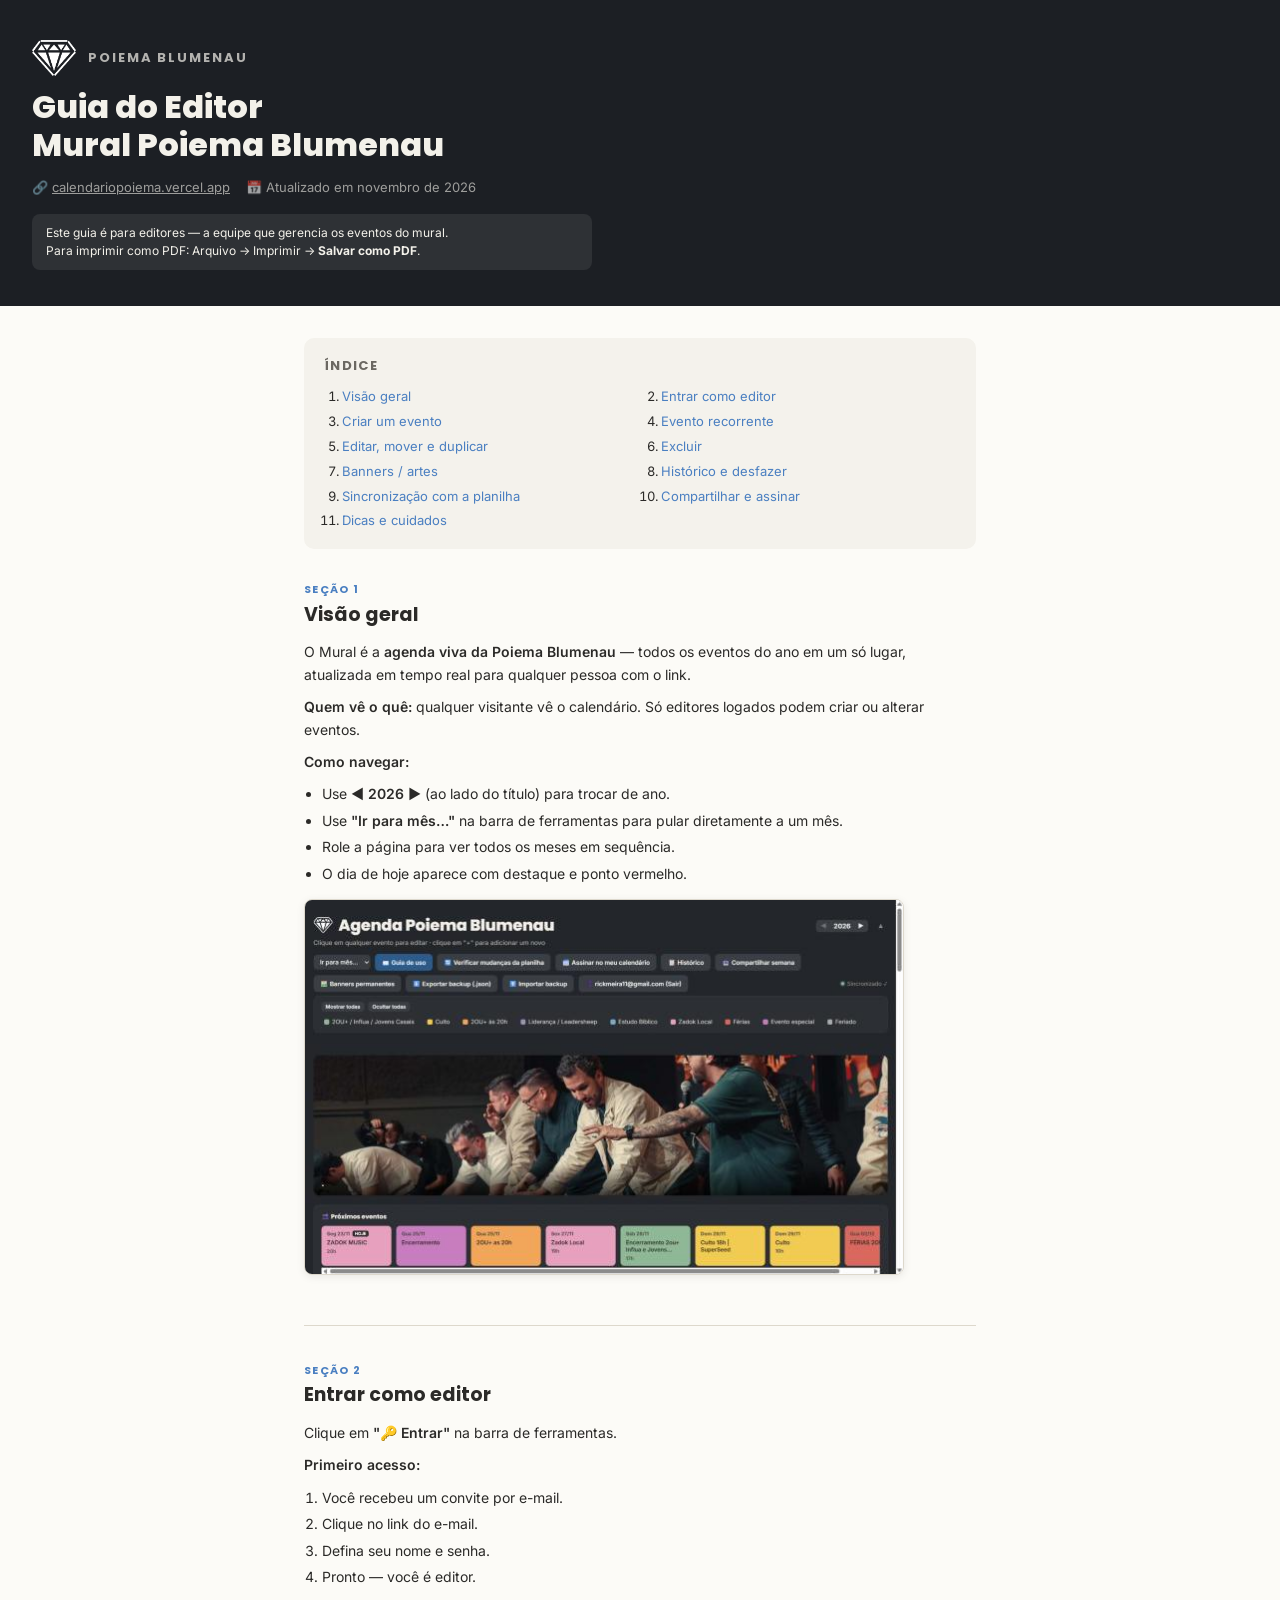
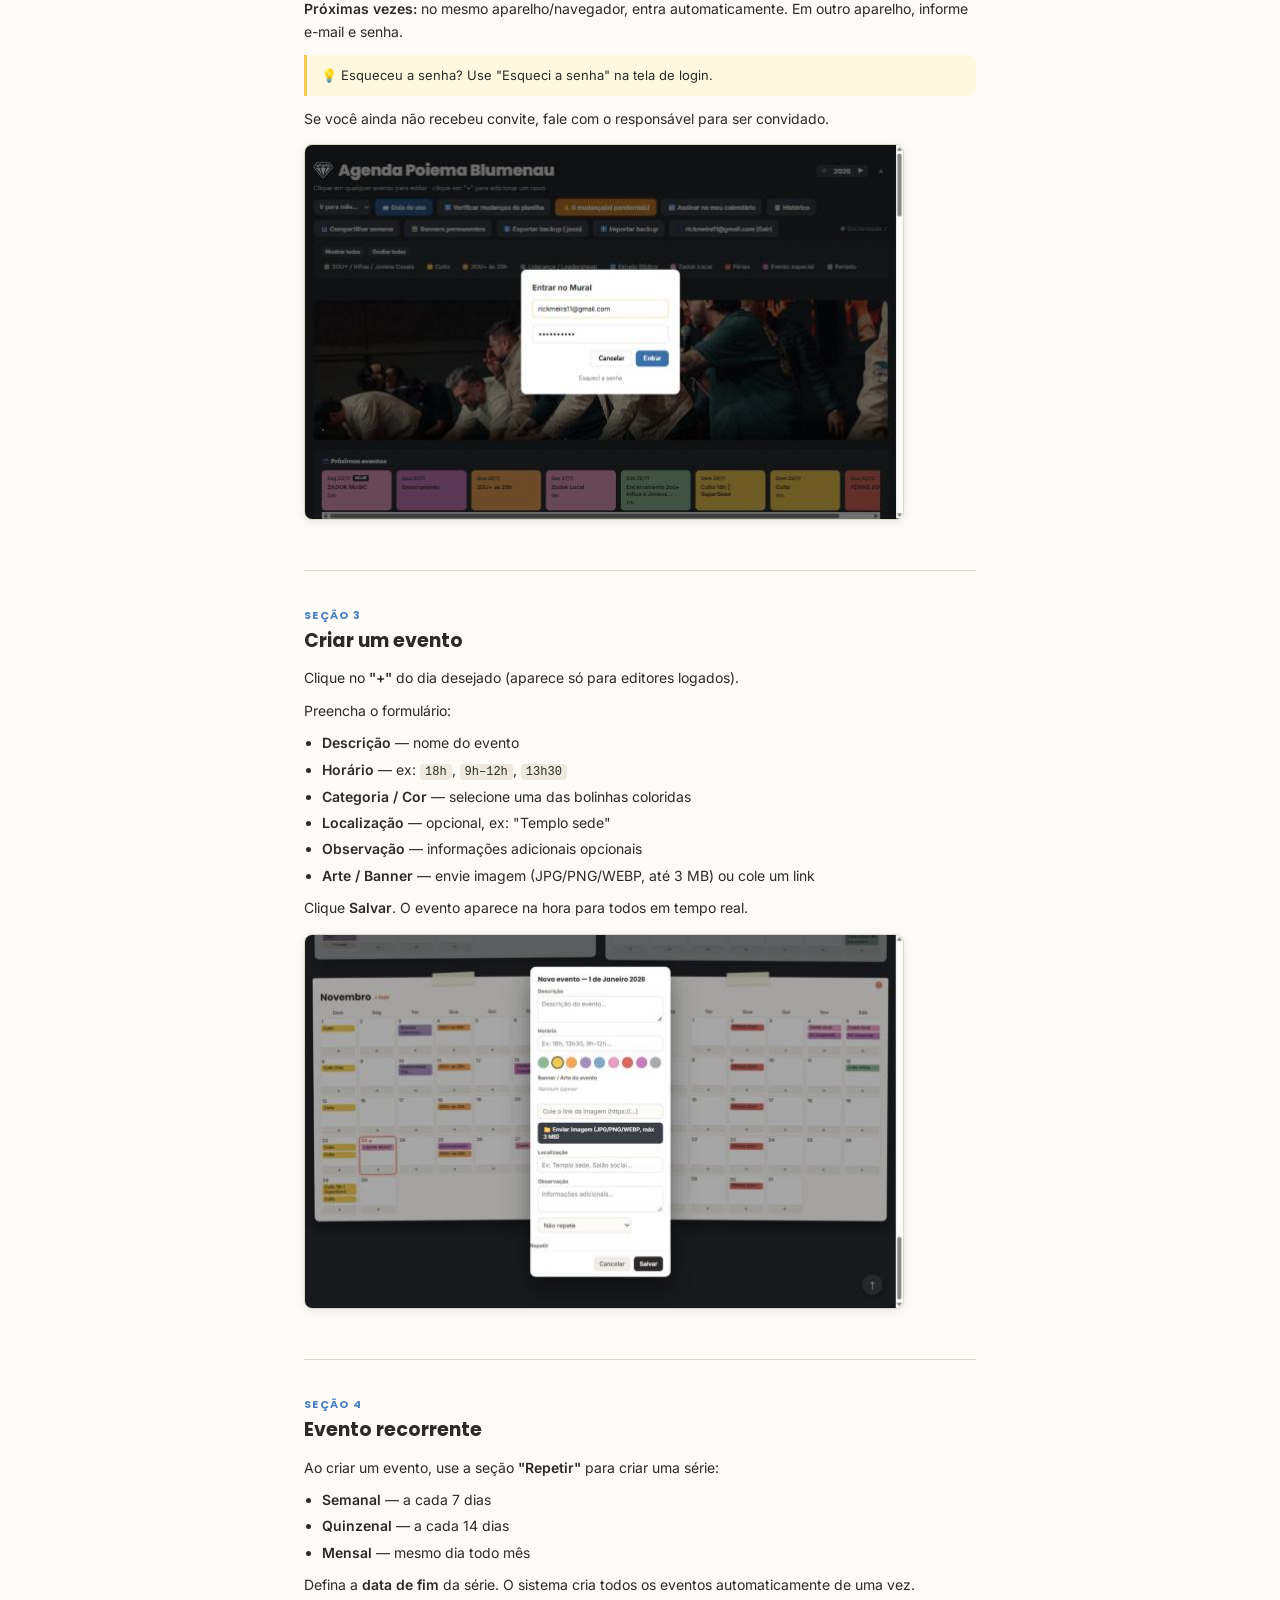
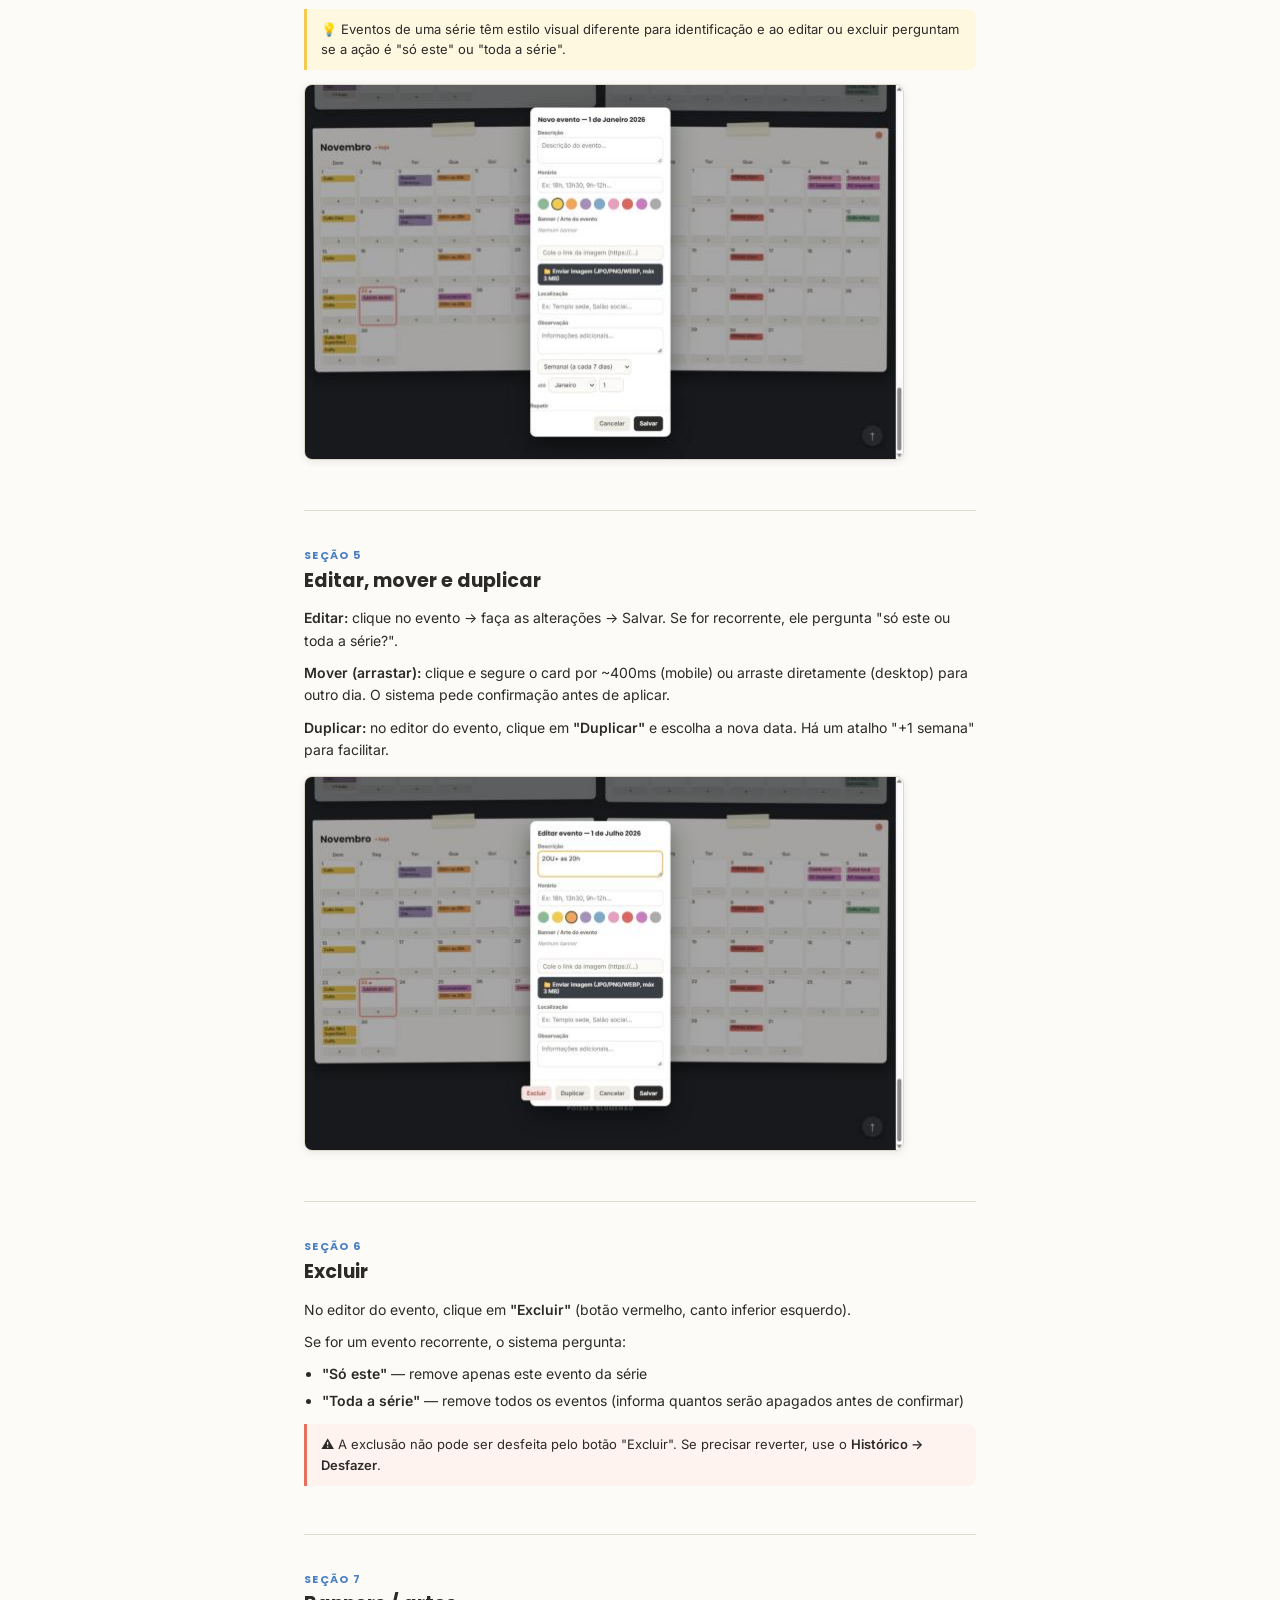
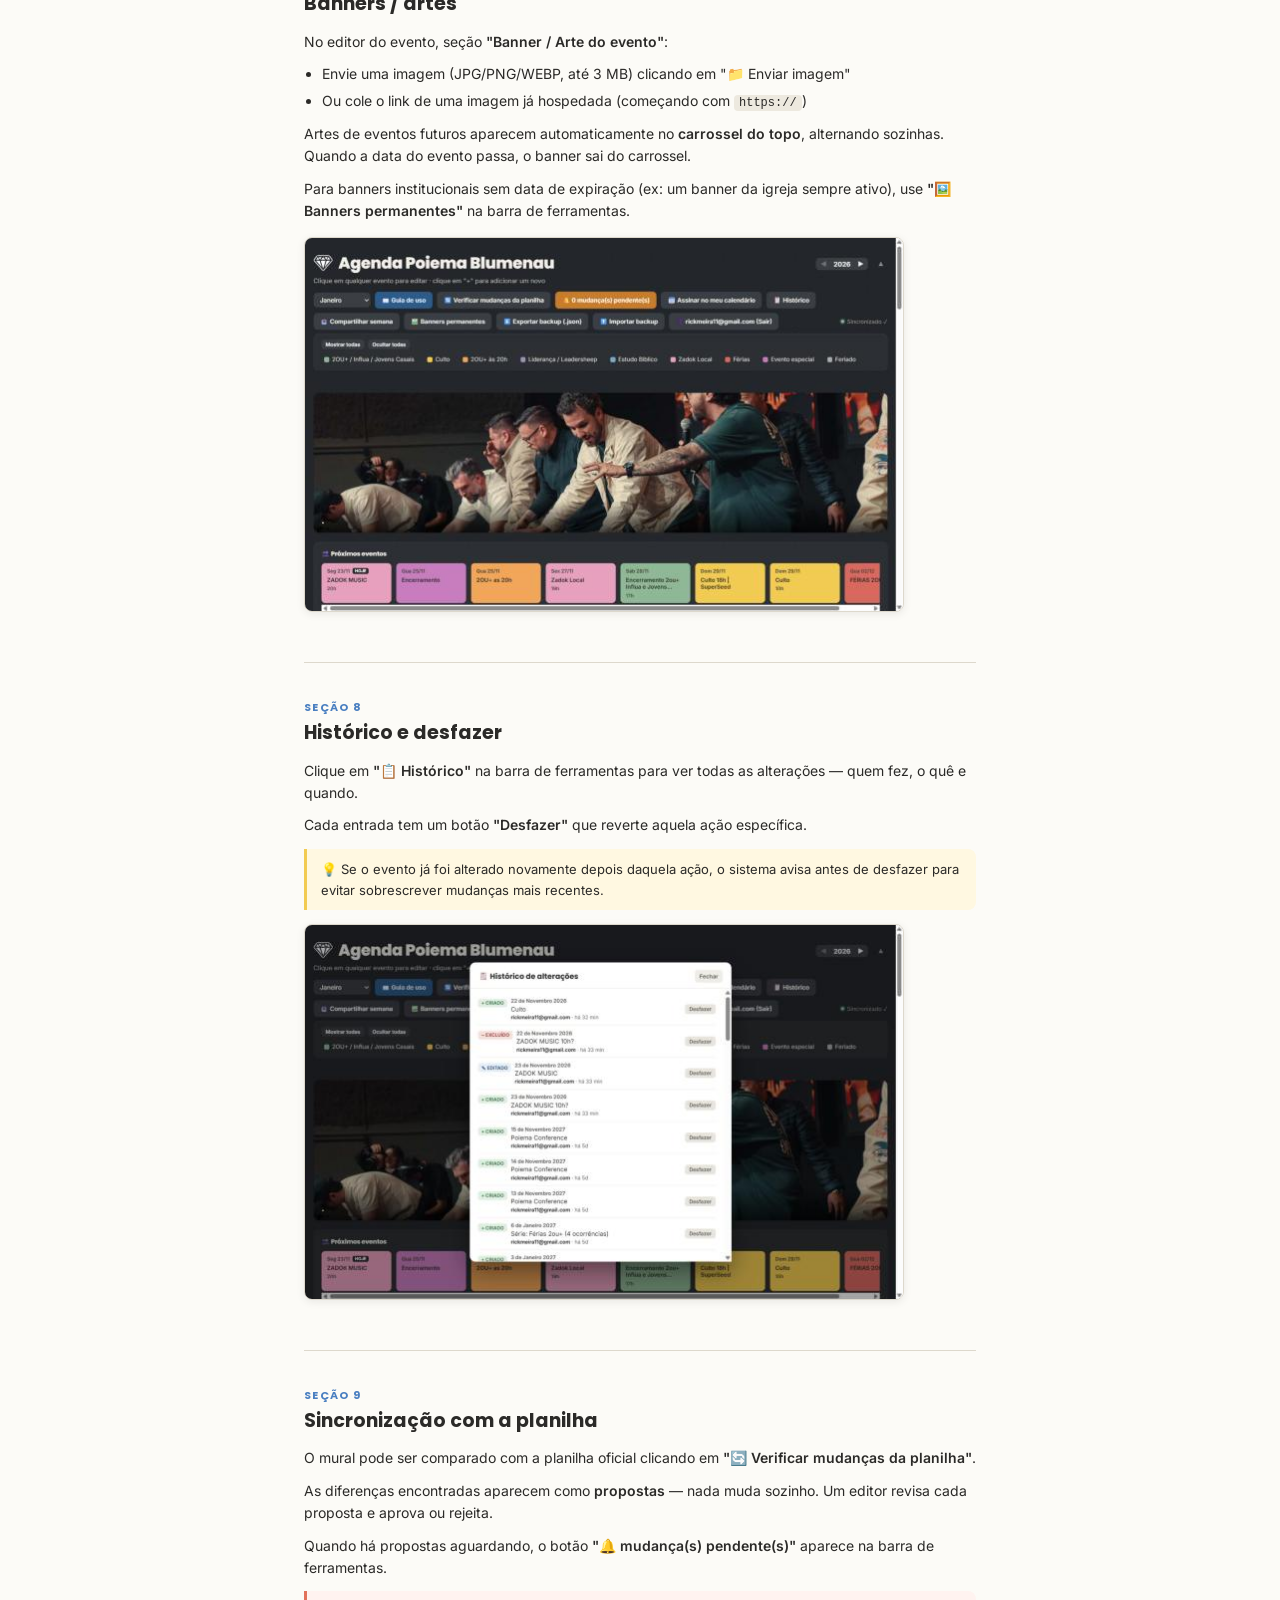
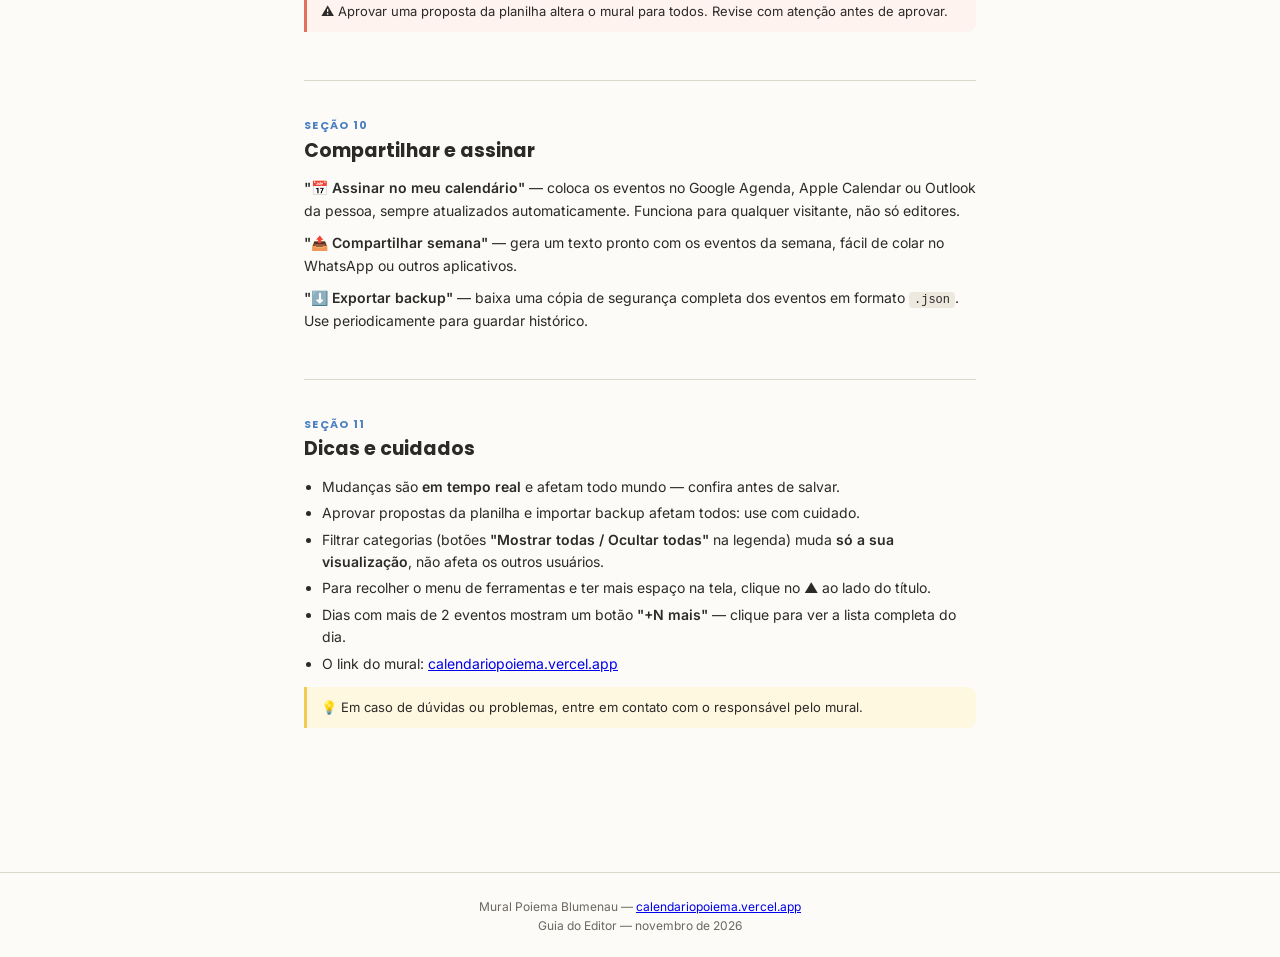
<file: guia-mural.html>
<!DOCTYPE html>
<html lang="pt-BR">
<head>
<meta charset="UTF-8">
<meta name="viewport" content="width=device-width, initial-scale=1">
<title>Guia do Editor — Mural Poiema Blumenau</title>
<link rel="preconnect" href="https://fonts.googleapis.com">
<link href="https://fonts.googleapis.com/css2?family=Poppins:wght@600;700;800&family=Inter:wght@400;500;600&display=swap" rel="stylesheet">
<style>
  :root{
    --bg:#1C1F24;
    --paper:#FCFBF7;
    --ink:#2B2A28;
    --ink-soft:#6B6862;
    --accent:#4A7FC1;
    --border:#DDD8CC;
    --yellow:#F2CB52;
  }
  *{ box-sizing:border-box; margin:0; padding:0; }
  body{
    font-family:'Inter',sans-serif;
    background:var(--paper);
    color:var(--ink);
    line-height:1.6;
  }

  /* ---- Capa ---- */
  .cover{
    background:var(--bg);
    color:#F3F1EA;
    padding:40px 32px 36px;
    display:flex;
    flex-direction:column;
    gap:12px;
  }
  .cover-logo{
    display:flex;
    align-items:center;
    gap:12px;
  }
  .cover-logo img{
    height:36px;
    width:auto;
    filter:invert(1);
  }
  .cover-logo span{
    font-family:'Poppins',sans-serif;
    font-weight:700;
    font-size:13px;
    letter-spacing:0.15em;
    text-transform:uppercase;
    opacity:0.7;
  }
  .cover h1{
    font-family:'Poppins',sans-serif;
    font-weight:800;
    font-size:clamp(22px,4vw,32px);
    line-height:1.2;
  }
  .cover-meta{
    font-size:13px;
    opacity:0.6;
    display:flex;
    flex-wrap:wrap;
    gap:16px;
  }
  .cover-meta a{ color:#F3F1EA; }
  .cover-note{
    margin-top:4px;
    font-size:12px;
    background:rgba(255,255,255,0.08);
    border-radius:8px;
    padding:10px 14px;
    line-height:1.5;
    max-width:560px;
  }

  /* ---- Conteúdo ---- */
  .content{
    max-width:720px;
    margin:0 auto;
    padding:32px 24px 60px;
  }

  /* Índice */
  .toc{
    background:#F4F2EC;
    border-radius:10px;
    padding:18px 20px;
    margin-bottom:32px;
  }
  .toc h2{
    font-family:'Poppins',sans-serif;
    font-size:13px;
    font-weight:700;
    text-transform:uppercase;
    letter-spacing:0.1em;
    color:var(--ink-soft);
    margin-bottom:10px;
  }
  .toc ol{
    padding-left:18px;
    display:grid;
    grid-template-columns:repeat(auto-fill,minmax(220px,1fr));
    gap:4px 24px;
  }
  .toc li{ font-size:13px; }
  .toc a{ color:var(--accent); text-decoration:none; }
  .toc a:hover{ text-decoration:underline; }

  /* Seções */
  .section{
    margin-bottom:36px;
    padding-bottom:36px;
    border-bottom:1px solid var(--border);
  }
  .section:last-child{ border-bottom:none; }
  .section-num{
    font-family:'Poppins',sans-serif;
    font-size:11px;
    font-weight:700;
    text-transform:uppercase;
    letter-spacing:0.12em;
    color:var(--accent);
    margin-bottom:4px;
  }
  .section h2{
    font-family:'Poppins',sans-serif;
    font-size:19px;
    font-weight:700;
    margin-bottom:14px;
    line-height:1.3;
  }
  .section p{ margin-bottom:10px; font-size:14px; }
  .section ul, .section ol{
    padding-left:18px;
    margin-bottom:10px;
  }
  .section li{ font-size:14px; margin-bottom:4px; }
  .section b{ font-weight:600; }
  .section code{
    background:#EDE9DF;
    border-radius:4px;
    padding:1px 5px;
    font-size:12px;
    font-family:monospace;
  }

  /* Destaque */
  .tip{
    background:#FFF8E1;
    border-left:3px solid var(--yellow);
    border-radius:0 8px 8px 0;
    padding:10px 14px;
    margin:12px 0;
    font-size:13px;
  }
  .warn{
    background:#FFF3F0;
    border-left:3px solid #E2725B;
    border-radius:0 8px 8px 0;
    padding:10px 14px;
    margin:12px 0;
    font-size:13px;
  }

  /* Placeholder de print */
  .print-placeholder{
    border:2px dashed var(--border);
    border-radius:8px;
    padding:20px;
    margin:14px 0;
    text-align:center;
    color:var(--ink-soft);
    font-size:12px;
    font-style:italic;
    background:#FAFAF8;
  }

  /* Rodapé */
  footer{
    text-align:center;
    padding:24px;
    font-size:12px;
    color:var(--ink-soft);
    border-top:1px solid var(--border);
  }

  /* Screenshots */
  .screen-img{
    width:100%;
    max-width:600px;
    border-radius:8px;
    border:1px solid var(--border);
    margin:14px 0;
    display:block;
    box-shadow:0 2px 8px rgba(0,0,0,0.08);
  }

  /* Print */
  @media print{
    .cover{ -webkit-print-color-adjust:exact; print-color-adjust:exact; }
    .section{ page-break-inside:avoid; }
    .toc{ page-break-after:always; }
    a{ color:inherit !important; }
  }
</style>
</head>
<body>

<div class="cover">
  <div class="cover-logo">
    <img src="logo-poiema.png" alt="Poiema">
    <span>Poiema Blumenau</span>
  </div>
  <h1>Guia do Editor<br>Mural Poiema Blumenau</h1>
  <div class="cover-meta">
    <span>🔗 <a href="https://calendariopoiema.vercel.app" target="_blank">calendariopoiema.vercel.app</a></span>
    <span>📅 Atualizado em novembro de 2026</span>
  </div>
  <div class="cover-note">
    Este guia é para editores — a equipe que gerencia os eventos do mural.<br>
    Para imprimir como PDF: Arquivo → Imprimir → <b>Salvar como PDF</b>.
  </div>
</div>

<div class="content">

  <nav class="toc">
    <h2>Índice</h2>
    <ol>
      <li><a href="#s1">Visão geral</a></li>
      <li><a href="#s2">Entrar como editor</a></li>
      <li><a href="#s3">Criar um evento</a></li>
      <li><a href="#s4">Evento recorrente</a></li>
      <li><a href="#s5">Editar, mover e duplicar</a></li>
      <li><a href="#s6">Excluir</a></li>
      <li><a href="#s7">Banners / artes</a></li>
      <li><a href="#s8">Histórico e desfazer</a></li>
      <li><a href="#s9">Sincronização com a planilha</a></li>
      <li><a href="#s10">Compartilhar e assinar</a></li>
      <li><a href="#s11">Dicas e cuidados</a></li>
    </ol>
  </nav>

  <!-- 1 -->
  <div class="section" id="s1">
    <div class="section-num">Seção 1</div>
    <h2>Visão geral</h2>
    <p>O Mural é a <b>agenda viva da Poiema Blumenau</b> — todos os eventos do ano em um só lugar, atualizada em tempo real para qualquer pessoa com o link.</p>
    <p><b>Quem vê o quê:</b> qualquer visitante vê o calendário. Só editores logados podem criar ou alterar eventos.</p>
    <p><b>Como navegar:</b></p>
    <ul>
      <li>Use <b>◀ 2026 ▶</b> (ao lado do título) para trocar de ano.</li>
      <li>Use <b>"Ir para mês…"</b> na barra de ferramentas para pular diretamente a um mês.</li>
      <li>Role a página para ver todos os meses em sequência.</li>
      <li>O dia de hoje aparece com destaque e ponto vermelho.</li>
    </ul>
    <img src="guia-imgs/print-01-header.jpg" alt="Tela inicial do Mural Poiema com header e carrossel" class="screen-img">
  </div>

  <!-- 2 -->
  <div class="section" id="s2">
    <div class="section-num">Seção 2</div>
    <h2>Entrar como editor</h2>
    <p>Clique em <b>"🔑 Entrar"</b> na barra de ferramentas.</p>
    <p><b>Primeiro acesso:</b></p>
    <ol>
      <li>Você recebeu um convite por e-mail.</li>
      <li>Clique no link do e-mail.</li>
      <li>Defina seu nome e senha.</li>
      <li>Pronto — você é editor.</li>
    </ol>
    <p><b>Próximas vezes:</b> no mesmo aparelho/navegador, entra automaticamente. Em outro aparelho, informe e-mail e senha.</p>
    <div class="tip">💡 Esqueceu a senha? Use "Esqueci a senha" na tela de login.</div>
    <p>Se você ainda não recebeu convite, fale com o responsável para ser convidado.</p>
    <img src="guia-imgs/print-03-login.jpg" alt="Modal de login do Mural" class="screen-img">
  </div>

  <!-- 3 -->
  <div class="section" id="s3">
    <div class="section-num">Seção 3</div>
    <h2>Criar um evento</h2>
    <p>Clique no <b>"+"</b> do dia desejado (aparece só para editores logados).</p>
    <p>Preencha o formulário:</p>
    <ul>
      <li><b>Descrição</b> — nome do evento</li>
      <li><b>Horário</b> — ex: <code>18h</code>, <code>9h–12h</code>, <code>13h30</code></li>
      <li><b>Categoria / Cor</b> — selecione uma das bolinhas coloridas</li>
      <li><b>Localização</b> — opcional, ex: "Templo sede"</li>
      <li><b>Observação</b> — informações adicionais opcionais</li>
      <li><b>Arte / Banner</b> — envie imagem (JPG/PNG/WEBP, até 3 MB) ou cole um link</li>
    </ul>
    <p>Clique <b>Salvar</b>. O evento aparece na hora para todos em tempo real.</p>
    <img src="guia-imgs/print-05-criar-evento.jpg" alt="Modal de criação de evento" class="screen-img">
  </div>

  <!-- 4 -->
  <div class="section" id="s4">
    <div class="section-num">Seção 4</div>
    <h2>Evento recorrente</h2>
    <p>Ao criar um evento, use a seção <b>"Repetir"</b> para criar uma série:</p>
    <ul>
      <li><b>Semanal</b> — a cada 7 dias</li>
      <li><b>Quinzenal</b> — a cada 14 dias</li>
      <li><b>Mensal</b> — mesmo dia todo mês</li>
    </ul>
    <p>Defina a <b>data de fim</b> da série. O sistema cria todos os eventos automaticamente de uma vez.</p>
    <div class="tip">💡 Eventos de uma série têm estilo visual diferente para identificação e ao editar ou excluir perguntam se a ação é "só este" ou "toda a série".</div>
    <img src="guia-imgs/print-05b-recorrente.jpg" alt="Modal de criação com campo de repetição semanal" class="screen-img">
  </div>

  <!-- 5 -->
  <div class="section" id="s5">
    <div class="section-num">Seção 5</div>
    <h2>Editar, mover e duplicar</h2>
    <p><b>Editar:</b> clique no evento → faça as alterações → Salvar. Se for recorrente, ele pergunta "só este ou toda a série?".</p>
    <p><b>Mover (arrastar):</b> clique e segure o card por ~400ms (mobile) ou arraste diretamente (desktop) para outro dia. O sistema pede confirmação antes de aplicar.</p>
    <p><b>Duplicar:</b> no editor do evento, clique em <b>"Duplicar"</b> e escolha a nova data. Há um atalho "+1 semana" para facilitar.</p>
    <img src="guia-imgs/print-06-editar-evento.jpg" alt="Modal de edição com botões Excluir, Duplicar e Salvar" class="screen-img">
  </div>

  <!-- 6 -->
  <div class="section" id="s6">
    <div class="section-num">Seção 6</div>
    <h2>Excluir</h2>
    <p>No editor do evento, clique em <b>"Excluir"</b> (botão vermelho, canto inferior esquerdo).</p>
    <p>Se for um evento recorrente, o sistema pergunta:</p>
    <ul>
      <li><b>"Só este"</b> — remove apenas este evento da série</li>
      <li><b>"Toda a série"</b> — remove todos os eventos (informa quantos serão apagados antes de confirmar)</li>
    </ul>
    <div class="warn">⚠️ A exclusão não pode ser desfeita pelo botão "Excluir". Se precisar reverter, use o <b>Histórico → Desfazer</b>.</div>
  </div>

  <!-- 7 -->
  <div class="section" id="s7">
    <div class="section-num">Seção 7</div>
    <h2>Banners / artes</h2>
    <p>No editor do evento, seção <b>"Banner / Arte do evento"</b>:</p>
    <ul>
      <li>Envie uma imagem (JPG/PNG/WEBP, até 3 MB) clicando em "📁 Enviar imagem"</li>
      <li>Ou cole o link de uma imagem já hospedada (começando com <code>https://</code>)</li>
    </ul>
    <p>Artes de eventos futuros aparecem automaticamente no <b>carrossel do topo</b>, alternando sozinhas. Quando a data do evento passa, o banner sai do carrossel.</p>
    <p>Para banners institucionais sem data de expiração (ex: um banner da igreja sempre ativo), use <b>"🖼️ Banners permanentes"</b> na barra de ferramentas.</p>
    <img src="guia-imgs/print-08-header-editor.jpg" alt="Header do mural com carrossel de banners no modo editor" class="screen-img">
  </div>

  <!-- 8 -->
  <div class="section" id="s8">
    <div class="section-num">Seção 8</div>
    <h2>Histórico e desfazer</h2>
    <p>Clique em <b>"📋 Histórico"</b> na barra de ferramentas para ver todas as alterações — quem fez, o quê e quando.</p>
    <p>Cada entrada tem um botão <b>"Desfazer"</b> que reverte aquela ação específica.</p>
    <div class="tip">💡 Se o evento já foi alterado novamente depois daquela ação, o sistema avisa antes de desfazer para evitar sobrescrever mudanças mais recentes.</div>
    <img src="guia-imgs/print-07-historico.jpg" alt="Painel de histórico de alterações com botão Desfazer" class="screen-img">
  </div>

  <!-- 9 -->
  <div class="section" id="s9">
    <div class="section-num">Seção 9</div>
    <h2>Sincronização com a planilha</h2>
    <p>O mural pode ser comparado com a planilha oficial clicando em <b>"🔄 Verificar mudanças da planilha"</b>.</p>
    <p>As diferenças encontradas aparecem como <b>propostas</b> — nada muda sozinho. Um editor revisa cada proposta e aprova ou rejeita.</p>
    <p>Quando há propostas aguardando, o botão <b>"🔔 mudança(s) pendente(s)"</b> aparece na barra de ferramentas.</p>
    <div class="warn">⚠️ Aprovar uma proposta da planilha altera o mural para todos. Revise com atenção antes de aprovar.</div>
  </div>

  <!-- 10 -->
  <div class="section" id="s10">
    <div class="section-num">Seção 10</div>
    <h2>Compartilhar e assinar</h2>
    <p><b>"📅 Assinar no meu calendário"</b> — coloca os eventos no Google Agenda, Apple Calendar ou Outlook da pessoa, sempre atualizados automaticamente. Funciona para qualquer visitante, não só editores.</p>
    <p><b>"📤 Compartilhar semana"</b> — gera um texto pronto com os eventos da semana, fácil de colar no WhatsApp ou outros aplicativos.</p>
    <p><b>"⬇️ Exportar backup"</b> — baixa uma cópia de segurança completa dos eventos em formato <code>.json</code>. Use periodicamente para guardar histórico.</p>
  </div>

  <!-- 11 -->
  <div class="section" id="s11">
    <div class="section-num">Seção 11</div>
    <h2>Dicas e cuidados</h2>
    <ul>
      <li>Mudanças são <b>em tempo real</b> e afetam todo mundo — confira antes de salvar.</li>
      <li>Aprovar propostas da planilha e importar backup afetam todos: use com cuidado.</li>
      <li>Filtrar categorias (botões <b>"Mostrar todas / Ocultar todas"</b> na legenda) muda <b>só a sua visualização</b>, não afeta os outros usuários.</li>
      <li>Para recolher o menu de ferramentas e ter mais espaço na tela, clique no <b>▲</b> ao lado do título.</li>
      <li>Dias com mais de 2 eventos mostram um botão <b>"+N mais"</b> — clique para ver a lista completa do dia.</li>
      <li>O link do mural: <a href="https://calendariopoiema.vercel.app" target="_blank">calendariopoiema.vercel.app</a></li>
    </ul>
    <div class="tip">💡 Em caso de dúvidas ou problemas, entre em contato com o responsável pelo mural.</div>
  </div>

</div>

<footer>
  Mural Poiema Blumenau &mdash; <a href="https://calendariopoiema.vercel.app">calendariopoiema.vercel.app</a><br>
  Guia do Editor &mdash; novembro de 2026
</footer>

</body>
</html>
</file>
